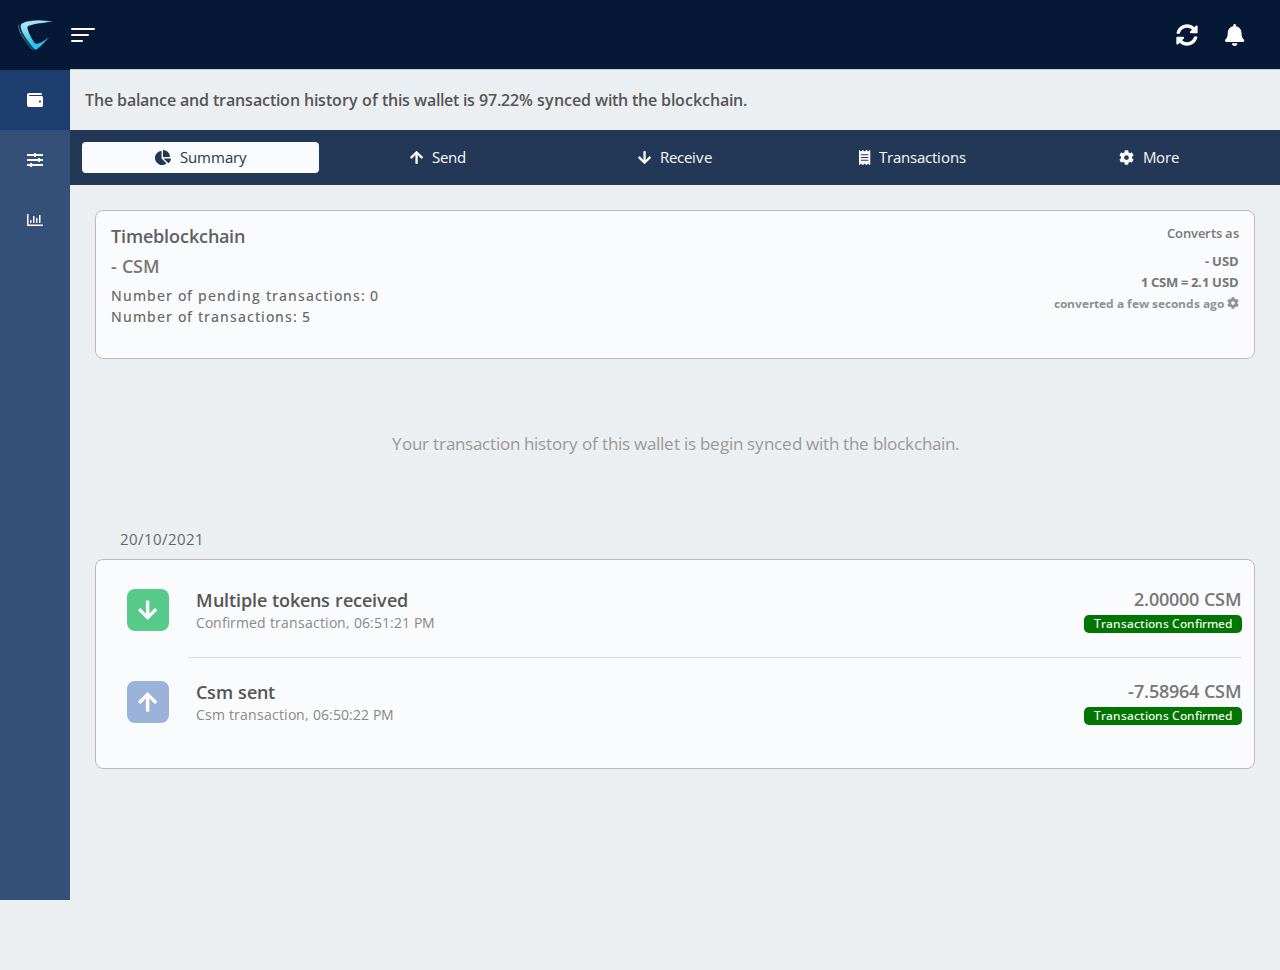
<file: index.html>
<!doctype html>
<html lang="en">

<head>
    <!-- Required meta tags -->
    <meta charset="utf-8">
    <meta name="viewport" content="width=device-width, initial-scale=1, shrink-to-fit=no">

    <link href="https://fonts.googleapis.com/css2?family=Open+Sans:wght@400;600;700&display=swap" rel="stylesheet">
    <!-- Bootstrap CSS -->
    <link rel="stylesheet" href="assets/css/bootstrap.min.css">

    <!-- fontawesome css -->
    <link rel="stylesheet" href="assets/css/all.css">

    <!-- custom css here -->
    <link rel="stylesheet" href="assets/css/style.css">

    <title>Caesium Lab Wallet</title>
</head>

<body class="sidebar-is-reduced">
    <header class="l-header">
        <div class="l-header__inner clearfix">
            <div class="c-header-icon js-hamburger">
                <div class="hamburger-toggle">
                    <span class="bar-top"></span>
                    <span class="bar-mid"></span>
                    <span class="bar-bot"></span>
                </div>
            </div>
            <div class="c-header-icon ms-auto">
                <ul class="list-inline mb-0">
                    <li class="list-inline-item">
                        <a href="javascript:;" class="right_menu_icon">
                            <i class="fas fa-sync-alt font_icon"></i>
                        </a>
                    </li>
                    <li class="list-inline-item">
                        <a href="javascript:;" class="right_menu_icon">
                            <i class="fa fa-bell font_icon"></i>
                        </a>
                    </li>
                </ul>
            </div>
        </div>
    </header>
    <div class="l-sidebar">
        <div class="logo">
            <div class="logo__txt">
                <img src="assets/images/logo.png" alt="" class="img-fluid">
                <h5 class="mb-0">Caesium Lab Wallet</h5>
            </div>
        </div>
        <div class="l-sidebar__content">
            <nav class="c-menu js-menu side_menu">
                <ul class="u-list">
                    <li class="c-menu__item is-active">
                        <a href="javascript:;" class="c-menu__item__inner">
                            <i class="fas fa-wallet font_icon"></i>
                        </a>
                    </li>
                    <li class="c-menu__item">
                        <a href="javascript:;" class="c-menu__item__inner">
                            <i class="fas fa-sliders-h font_icon"></i>
                        </a>
                    </li>
                    <li class="c-menu__item">
                        <a href="javascript:;" class="c-menu__item__inner">
                            <i class="far fa-chart-bar font_icon"></i>
                        </a>
                    </li>
                </ul>
                <ul class="u_leftlist list-unstyled">
                    <li class="c-menu__item">
                        <a href="javascript:;" class="c-menu__item__inner menu_text">
                            timeblockchain
                        </a>
                    </li>
                    <li class="c-menu__item">
                        <a href="javascript:;" class="c-menu__item__inner menu_text">
                            test1
                        </a>
                    </li>
                    <li class="bottom_add_wallet">
                        <a href="#addWalletModalToggle" data-bs-toggle="modal">
                            <i class="fas fa-plus font_icon"></i> Add Wallet</a>
                    </li>
                </ul>
            </nav>
        </div>
    </div>
</body>
<main class="l-main">
    <div class="content-wrapper content-wrapper--with-bg">
        <!-- main section content start here -->
        <div class="top_note">
            <p>The balance and transaction history of this wallet is 97.22% synced with the blockchain.</p>
        </div>
        <div class="tab_menu_section">
            <ul class="nav nav-pills mb-0 piils_menu nav-justified" id="pills-tab" role="tablist">
                <li class="nav-item" role="presentation">
                    <button class="nav-link active" id="pills-summary-tab" data-bs-toggle="pill" data-bs-target="#pills-summary" type="button" role="tab" aria-controls="pills-summary" aria-selected="true">
                        <i class="fas fa-chart-pie font_icon"></i>
                        Summary
                    </button>
                </li>
                <li class="nav-item" role="presentation">
                    <button class="nav-link" id="pills-send-tab" data-bs-toggle="pill" data-bs-target="#pills-send" type="button" role="tab" aria-controls="pills-send" aria-selected="false">
                        <i class="fas fa-arrow-up font_icon"></i>
                        Send
                    </button>
                </li>
                <li class="nav-item" role="presentation">
                    <button class="nav-link" id="pills-receive-tab" data-bs-toggle="pill" data-bs-target="#pills-receive" type="button" role="tab" aria-controls="pills-receive" aria-selected="false">
                        <i class="fas fa-arrow-down font_icon"></i>
                        Receive
                    </button>
                </li>
                <li class="nav-item" role="presentation">
                    <button class="nav-link" id="pills-transactions-tab" data-bs-toggle="pill" data-bs-target="#pills-transactions" type="button" role="tab" aria-controls="pills-transactions" aria-selected="false">
                        <i class="fas fa-receipt font_icon"></i>
                        Transactions
                    </button>
                </li>
                <li class="nav-item" role="presentation">
                    <button class="nav-link" id="pills-more-tab" data-bs-toggle="pill" data-bs-target="#pills-more" type="button" role="tab" aria-controls="pills-more" aria-selected="false">
                        <i class="fas fa-cog font_icon"></i>
                        More
                    </button>
                </li>
            </ul>

            <div class="tab-content" id="pills-tabContent">
                <div class="tab-pane fade show active" id="pills-summary" role="tabpanel" aria-labelledby="pills-summary-tab">
                    <div class="summary_section pills_tab_content">
                        <div class="blck_trans_box">
                            <div class="row">
                                <div class="col-md-6 col-sm-6 col-12">
                                    <ul class="list-unstyled blck_trans_left">
                                        <li>
                                            <h4>Timeblockchain</h4>
                                        </li>
                                        <li>
                                            <h5>- CSM</h5>
                                        </li>
                                        <li>
                                            <p>Number of pending transactions:</p>
                                            <span>0</span>
                                        </li>
                                        <li>
                                            <p>Number of transactions:</p>
                                            <span>5</span>
                                        </li>
                                    </ul>
                                </div>
                                <div class="col-md-6 col-sm-6 col-12">
                                    <ul class="list-unstyled blck_trans_right">
                                        <li>
                                            <h6>Converts as</h6>
                                        </li>
                                        <li>
                                            <p>- USD</p>
                                        </li>
                                        <li>
                                            <p>1 CSM = 2.1 USD</p>
                                        </li>
                                        <li>
                                            <b>converted a few seconds ago <i class="fas fa-cog font_icon"></i></b>
                                        </li>
                                    </ul>
                                </div>
                            </div>
                        </div>
                        <div class="loader_box">
                            <p>Your transaction history of this wallet is begin synced with the blockchain.</p>
                        </div>
                        <div class="csm_summy_databox">
                            <span class="csm_current_date">20/10/2021</span>
                            <div class="csm_data_box">
                                <ul class="list-inline">
                                    <li class="list-inline-item">
                                        <div class="csm_data_icon csm_send_data">
                                            <i class="fas fa-arrow-down font_icon"></i>
                                        </div>
                                    </li>
                                    <li class="list-inline-item">
                                        <div class="csm_data_name">
                                            <p>Multiple tokens received</p>
                                            <span>Confirmed transaction, 06:51:21 PM </span>
                                        </div>
                                    </li>
                                    <li class="list-inline-item">
                                        <div class="csm_data_value">
                                            <span>2.00000 CSM</span>
                                            <b class="csm_tran_status">
                                                Transactions Confirmed
                                            </b>
                                        </div>
                                    </li>
                                </ul>
                                <ul class="list-inline">
                                    <li class="list-inline-item">
                                        <div class="csm_data_icon csm_recive_data">
                                            <i class="fas fa-arrow-up font_icon"></i>
                                        </div>
                                    </li>
                                    <li class="list-inline-item">
                                        <div class="csm_data_name">
                                            <p>Csm sent</p>
                                            <span>Csm transaction, 06:50:22 PM </span>
                                        </div>
                                    </li>
                                    <li class="list-inline-item">
                                        <div class="csm_data_value">
                                            <span>-7.58964 CSM</span>
                                            <b class="csm_tran_status">
                                                Transactions Confirmed
                                            </b>
                                        </div>
                                    </li>
                                </ul>
                            </div>
                        </div>
                    </div>
                </div>
                <div class="tab-pane fade" id="pills-send" role="tabpanel" aria-labelledby="pills-send-tab">
                    <div class="send_section pills_tab_content">
                        <form>
                            <div class="mb-3">
                                <label for="exampleInputAddress" class="form-label">Receiver</label>
                                <input type="text" class="form-control" id="exampleInputAddress" placeholder="Wallet Address">
                            </div>
                            <div class="mb-3 amount_field">
                                <label for="exampleInputAmount" class="form-label">Amount</label>
                                <input type="number" class="form-control" id="exampleInputAmount" placeholder="0.0000">
                                <span>CSM</span>
                            </div>
                            <button type="submit" class="btn frm_send_btn">Next</button>
                        </form>
                    </div>
                </div>
                <div class="tab-pane fade" id="pills-receive" role="tabpanel" aria-labelledby="pills-receive-tab">
                    <div class="receive_section pills_tab_content">
                        <h2>Available wallet addresses</h2>
                        <h6>Share any of these wallet address to receive payments in csm or a native cardano token.</h6>
                        <p>Privacy warning: Please note that all of your receiving addresses include your stake key. When you share a receiving address, the recipient can search the blockchain using your stake key to locate all addresses associated with
                            your wallet, and also discover your wallet balance and transaction history.</p>
                        <hr>
                        <ul class="list-inline csm_table_head">
                            <li class="list-inline-item">
                                Receiving Addresses
                            </li>
                            <li class="list-inline-item ms-auto">
                                Show used
                                <label class="switch">
                                    <input type="checkbox">
                                    <span class="slider"></span>
                                </label>
                            </li>
                        </ul>
                        <ul class="list-unstyled table_receive_data">
                            <li>
                                <p>csm_1357435dashlkvsm13257sdfhkj13567sdfjk1357435dashlkvsm13257sdfhkj13567sdfjk</p>
                                <span><i class="fas fa-qrcode font_icon"></i>Share</span>
                            </li>
                            <li>
                                <p>csm_1357435dashlkvsm13257sdfhkj13567sdfjk1357435dashlkvsm13257sdfhkj13567sdfjk</p>
                                <span><i class="fas fa-qrcode font_icon"></i>Share</span>
                            </li>
                            <li>
                                <p>csm_1357435dashlkvsm13257sdfhkj13567sdfjk1357435dashlkvsm13257sdfhkj13567sdfjk</p>
                                <span><i class="fas fa-qrcode font_icon"></i>Share</span>
                            </li>
                        </ul>
                    </div>
                </div>
                <div class="tab-pane fade" id="pills-transactions" role="tabpanel" aria-labelledby="pills-transactions-tab">
                    <div class="transactions_section pills_tab_content">
                        <div class="trans_histy_data">
                            <ul class="list-inline">
                                <li class="list-inline-item">
                                    <h5>Transactions (<span>5</span>)</h5>
                                </li>
                                <li class="list-inline-item ms-auto">
                                    <button type="button" class="btn csv_export">Export CSV <i
                                            class="fas fa-download font_icon"></i></button>
                                    <button type="button" class="btn filter_btn">Filter <i
                                            class="fas fa-filter font_icon"></i></button>
                                </li>
                            </ul>
                        </div>
                        <div class="csm_summy_databox">
                            <span class="csm_current_date">20/10/2021</span>
                            <div class="csm_data_box">
                                <div class="accordion" id="accordionExample">
                                    <div class="accordion-item">
                                        <div class="accordion-header" id="headingOne">
                                            <ul class="list-inline" data-bs-toggle="collapse" data-bs-target="#collapseOne" aria-expanded="false" aria-controls="collapseOne">
                                                <li class="list-inline-item">
                                                    <div class="csm_data_icon csm_send_data">
                                                        <i class="fas fa-arrow-down font_icon"></i>
                                                    </div>
                                                </li>
                                                <li class="list-inline-item">
                                                    <div class="csm_data_name">
                                                        <p>Multiple tokens received</p>
                                                        <span>Confirmed transaction, 06:51:21 PM </span>
                                                    </div>
                                                </li>
                                                <li class="list-inline-item">
                                                    <div class="csm_data_value">
                                                        <span>2.00000 CSM</span>
                                                        <b class="csm_tran_status">
                                                            Transactions Confirmed
                                                        </b>
                                                    </div>
                                                </li>
                                            </ul>
                                        </div>
                                        <div id="collapseOne" class="accordion-collapse collapse" aria-labelledby="headingOne" data-bs-parent="#accordionExample">
                                            <div class="accordion-body trans_content_box">
                                                <div class="row">
                                                    <div class="col-lg-12 col-12">
                                                        <h5>From addresses</h5>
                                                    </div>
                                                    <div class="col-lg-12 col-12">
                                                        <p>Show address text 546587654512487654</p>
                                                    </div>
                                                </div>
                                                <div class="row">
                                                    <div class="col-lg-12 col-12">
                                                        <h5>To addresses</h5>
                                                    </div>
                                                    <div class="col-lg-12 col-12">
                                                        <p>Show address text 546587654512487654</p>
                                                    </div>
                                                </div>
                                                <div class="row">
                                                    <div class="col-lg-12 col-12">
                                                        <h5>Transaction ID</h5>
                                                    </div>
                                                    <div class="col-lg-12 col-12">
                                                        <p>Show address text 546587654512487654</p>
                                                    </div>
                                                </div>
                                                <div class="row">
                                                    <div class="col-lg-12 col-12">
                                                        <h5>Transaction metadata</h5>
                                                    </div>
                                                    <div class="col-lg-12 col-12">
                                                        <p>Show address text 546587654512487654</p>
                                                    </div>
                                                </div>
                                            </div>
                                        </div>
                                    </div>
                                    <div class="accordion-item">
                                        <div class="accordion-header" id="headingTwo">
                                            <ul class="list-inline" data-bs-toggle="collapse" data-bs-target="#collapseTwo" aria-expanded="false" aria-controls="collapseTwo">
                                                <li class="list-inline-item">
                                                    <div class="csm_data_icon csm_recive_data">
                                                        <i class="fas fa-arrow-up font_icon"></i>
                                                    </div>
                                                </li>
                                                <li class="list-inline-item">
                                                    <div class="csm_data_name">
                                                        <p>Csm sent</p>
                                                        <span>Csm transaction, 06:50:22 PM </span>
                                                    </div>
                                                </li>
                                                <li class="list-inline-item">
                                                    <div class="csm_data_value">
                                                        <span>-7.58964 CSM</span>
                                                        <b class="csm_tran_status">
                                                            Transactions Confirmed
                                                        </b>
                                                    </div>
                                                </li>
                                            </ul>
                                        </div>
                                        <div id="collapseTwo" class="accordion-collapse collapse" aria-labelledby="headingTwo" data-bs-parent="#accordionExample">
                                            <div class="accordion-body trans_content_box">
                                                <div class="row">
                                                    <div class="col-lg-12 col-12">
                                                        <h5>From addresses</h5>
                                                    </div>
                                                    <div class="col-lg-12 col-12">
                                                        <p>Show address text 546587654512487654</p>
                                                    </div>
                                                </div>
                                                <div class="row">
                                                    <div class="col-lg-12 col-12">
                                                        <h5>To addresses</h5>
                                                    </div>
                                                    <div class="col-lg-12 col-12">
                                                        <p>Show address text 546587654512487654</p>
                                                    </div>
                                                </div>
                                                <div class="row">
                                                    <div class="col-lg-12 col-12">
                                                        <h5>Transaction ID</h5>
                                                    </div>
                                                    <div class="col-lg-12 col-12">
                                                        <p>Show address text 546587654512487654</p>
                                                    </div>
                                                </div>
                                                <div class="row">
                                                    <div class="col-lg-12 col-12">
                                                        <h5>Transaction metadata</h5>
                                                    </div>
                                                    <div class="col-lg-12 col-12">
                                                        <p>Show address text 546587654512487654</p>
                                                    </div>
                                                </div>
                                            </div>
                                        </div>
                                    </div>
                                </div>
                            </div>
                        </div>
                    </div>
                </div>
                <div class="tab-pane fade" id="pills-more" role="tabpanel" aria-labelledby="pills-more-tab">
                    <div class="more_section pills_tab_content">
                        <div class="more_top_box">
                            <form>
                                <div class="mb-3">
                                    <label for="exampleInputName" class="form-label">Name</label>
                                    <div class="input-group mb-3 form_input_grp">
                                        <input type="text" class="form-control" id="exampleInputName">
                                    </div>
                                </div>
                                <div class="mb-3">
                                    <label for="exampleInputPassword" class="form-label">Password</label>
                                    <div class="input-group mb-3 form_input_grp">
                                        <input type="password" class="form-control" id="exampleInputPassword">
                                        <a href="javascript:;" class="pass_chng" data-bs-toggle="modal" data-bs-target="#change_password">Change</a>
                                    </div>
                                </div>
                            </form>
                            <h4>Do you have your wallet recovery phrase?</h4>
                            <p>Funds in this wallet can only be recovered using the correct wallet recovery phrase, which is a unique 12-word string you were shown and asked to write down when creating this wallet. You can re-enter your wallet recovery phrase
                                to verify that you have the correct recovery phrase for this wallet.
                            </p>
                            <div class="wlt_vrfy">
                                <i class="fas fa-check-circle font_icon"></i>
                                <p>We recommend that your verify your wallet recovery phrase in <b>5 months</b>.</p>
                                <button type="button" class="btn verify_wlt_btn">Verify wallet recovery phrase</button>
                            </div>
                        </div>
                        <div class="more_btm_box">
                            <div class="more_btm_lftbox">
                                <h5>Delete Wallet</h5>
                                <p>Once you delete this wallet it will be removed from tha CSM interface and you will lose access to any remaining funds in the wallet. The only way to regain access after deletion is by restoring it using your wallet recovery
                                    phrase.
                                </p>
                                <p>You may wish to verify your recovery phrase before deletion to ensure that you can restore this wallet in the future, if desired.</p>
                            </div>
                            <div class="more_btm_rgtbox">
                                <button type="button" class="btn dlt_wlt_btn">Delete wallet</button>
                            </div>
                        </div>
                    </div>
                </div>
            </div>
        </div>
        <!-- main section content close here -->
    </div>
</main>
<!-- partial -->



<!-- add wallet popup start here -->
<section class="addwallet_popup">
    <div class="modal fade" id="addWalletModalToggle" aria-hidden="true" aria-labelledby="addWalletModalToggleLabel" tabindex="-1">
        <div class="modal-dialog modal-dialog-centered modal-fullscreen">
            <div class="modal-content">
                <div class="modal-header">
                    <!-- <h5 class="modal-title" id="addWalletModalToggleLabel">Add Wallet</h5> -->
                    <button type="button" class="btn-close" data-bs-dismiss="modal" aria-label="Close"></button>
                </div>
                <div class="row justify-content-center">
                    <div class="col-lg-7 col-ms-7 col-sm-8 col-12">
                        <div class="row">
                            <div class="col-lg-6 col-ms-6 col-sm-6 col-12">
                                <a href="javascript:;" class="add_wlt_box">
                                    <i class="fas fa-plus font_icon"></i>
                                    <h4>Create</h4>
                                    <p>Create a new wallet</p>
                                </a>
                            </div>
                            <div class="col-lg-6 col-ms-6 col-sm-6 col-12">
                                <a href="javascript:;" class="add_wlt_box">
                                    <i class="fas fa-users font_icon"></i>
                                    <h4>Join</h4>
                                    <p>Create a new wallet</p>
                                </a>
                            </div>
                            <div class="col-lg-6 col-ms-6 col-sm-6 col-12">
                                <a href="javascript:;" class="add_wlt_box">
                                    <i class="fas fa-sync-alt font_icon"></i>
                                    <h4>Restore</h4>
                                    <p>Create a new wallet</p>
                                </a>
                            </div>
                            <div class="col-lg-6 col-ms-6 col-sm-6 col-12">
                                <a href="javascript:;" class="add_wlt_box">
                                    <i class="fas fa-cloud-download-alt font_icon"></i>
                                    <h4>Import</h4>
                                    <p>Create a new wallet</p>
                                </a>
                            </div>
                        </div>
                    </div>
                </div>
            </div>
        </div>
    </div>
</section>
<!-- add wallet popup start here -->

<!-- change password modal start here -->
<div class="changepass_modal">
    <!-- Modal -->
    <div class="modal fade" id="change_password" tabindex="-1" aria-labelledby="change_passwordLabel" aria-hidden="true">
        <div class="modal-dialog modal-dialog-centered">
            <div class="modal-content">
                <div class="modal-header">
                    <h5 class="modal-title" id="change_passwordLabel">Change Password</h5>
                    <button type="button" class="btn-close" data-bs-dismiss="modal" aria-label="Close"></button>
                </div>
                <div class="change_pass_form">
                    <form action="">
                        <div class="mb-3">
                            <label for="currentPassword" class="form-label">Current Password</label>
                            <input type="password" class="form-control" id="currentPassword" placeholder="Type Current Password">
                        </div>
                        <div class="mb-3">
                            <label for="newPassword" class="form-label">New Password</label>
                            <input type="password" class="form-control" id="newPassword" placeholder="Type New Password">
                        </div>
                        <div class="mb-3">
                            <label for="repeatPassword" class="form-label">Repeat Password</label>
                            <input type="password" class="form-control" id="repeatPassword" placeholder="Repeat New Password">
                        </div>
                        <p>The password needs to be <b>at least 10 characters</b> and <b>at most 255 characters</b> long.</p>
                        <button type="button" class="btn chng_pass_save">Save</button>
                    </form>
                </div>
            </div>
        </div>
    </div>
</div>

<!-- Optional JavaScript -->
<!-- jQuery first, then Popper.js, then Bootstrap JS -->
<script src="assets/js/jquery-3.2.1.slim.min.js"></script>
<script src="assets/js/bootstrap.bundle.min.js"></script>

<!-- database table js here -->

<!-- fontAwesome js -->
<script src="assets/js/all.js"></script>

<!-- Custom script js -->
<script src="assets/js/script.js"></script>
</body>

</html>
</file>
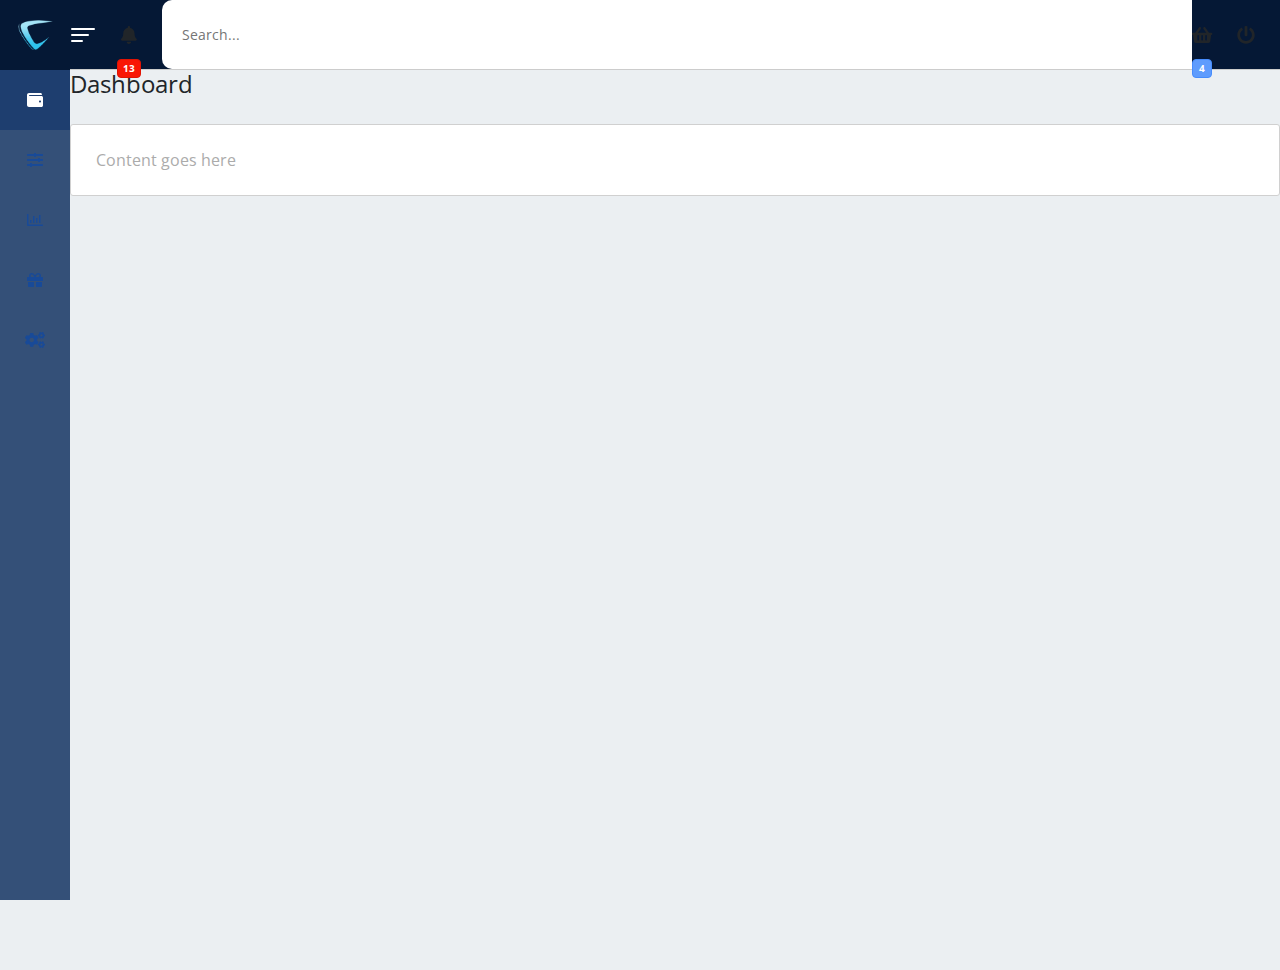
<file: index-old.html>
<!doctype html>
<html lang="en">

<head>
    <!-- Required meta tags -->
    <meta charset="utf-8">
    <meta name="viewport" content="width=device-width, initial-scale=1, shrink-to-fit=no">

    <link href="https://fonts.googleapis.com/css2?family=Open+Sans:wght@400;600;700&display=swap" rel="stylesheet">
    <!-- Bootstrap CSS -->
    <link rel="stylesheet" href="assets/css/bootstrap.min.css">
    <!-- fontawesome css -->
    <link rel="stylesheet" href="assets/css/all.css">
    <!-- custom style css -->
    <link rel="stylesheet" href="assets/css/style.css">
    <title>Caesium Cardano</title>
</head>

<body class="sidebar-is-reduced">
    <header class="l-header">
        <div class="l-header__inner clearfix">
            <div class="c-header-icon js-hamburger">
                <div class="hamburger-toggle"><span class="bar-top"></span><span class="bar-mid"></span><span class="bar-bot"></span></div>
            </div>
            <div class="c-header-icon has-dropdown"><span class="c-badge c-badge--red c-badge--header-icon animated swing">13</span><i class="fa fa-bell"></i>
                <div class="c-dropdown c-dropdown--notifications">
                    <div class="c-dropdown__header"></div>
                    <div class="c-dropdown__content"></div>
                </div>
            </div>
            <div class="c-search">
                <input class="c-search__input u-input" placeholder="Search..." type="text" />
            </div>
            <div class="header-icons-group">
                <div class="c-header-icon basket"><span class="c-badge c-badge--blue c-badge--header-icon animated swing">4</span><i class="fa fa-shopping-basket"></i></div>
                <div class="c-header-icon logout"><i class="fa fa-power-off"></i></div>
            </div>
        </div>
    </header>
    <div class="l-sidebar">
        <div class="logo">
            <div class="logo__txt">
                <img src="assets/images/logo.png" alt="" class="img-fluid">
                <h5 class="mb-0">Time Blockchain</h5>
            </div>
        </div>
        <div class="l-sidebar__content">
            <nav class="c-menu js-menu">
                <ul class="u-list">
                    <li class="c-menu__item is-active" data-toggle="tooltip" title="Flights">
                        <div class="c-menu__item__inner">
                            <i class="fas fa-wallet"></i>
                            <!-- <div class="c-menu-item__title"><span>Flights</span></div> -->
                        </div>
                    </li>
                    <li class="c-menu__item has-submenu" data-toggle="tooltip" title="Modules">
                        <div class="c-menu__item__inner">
                            <i class="fas fa-sliders-h"></i>
                            <div class="c-menu-item__title"><span>Modules</span></div>
                            <div class="c-menu-item__expand js-expand-submenu"><i class="fa fa-angle-down"></i></div>
                        </div>
                        <ul class="c-menu__submenu u-list">
                            <li>Payments</li>
                            <li>Maps</li>
                            <li>Notifications</li>
                        </ul>
                    </li>
                    <li class="c-menu__item has-submenu" data-toggle="tooltip" title="Statistics">
                        <div class="c-menu__item__inner"><i class="far fa-chart-bar"></i>
                            <div class="c-menu-item__title"><span>Statistics</span></div>
                        </div>
                    </li>
                    <li class="c-menu__item has-submenu" data-toggle="tooltip" title="Gifts">
                        <div class="c-menu__item__inner"><i class="fa fa-gift"></i>
                            <div class="c-menu-item__title"><span>Gifts</span></div>
                        </div>
                    </li>
                    <li class="c-menu__item has-submenu" data-toggle="tooltip" title="Settings">
                        <div class="c-menu__item__inner"><i class="fa fa-cogs"></i>
                            <div class="c-menu-item__title"><span>Settings</span></div>
                        </div>
                    </li>
                </ul>
            </nav>
        </div>
    </div>
</body>
<main class="l-main">
    <div class="content-wrapper content-wrapper--with-bg">
        <h1 class="page-title">Dashboard</h1>
        <div class="page-content">Content goes here</div>
    </div>
</main>
<!-- partial -->

<!-- Optional JavaScript -->
<!-- jQuery first, then Popper.js, then Bootstrap JS -->
<script src="assets/js/jquery-3.2.1.slim.min.js"></script>
<script src="assets/js/bootstrap.bundle.min.js"></script>
<!-- fontAwesome js -->
<script src="assets/js/all.js"></script>
<!-- Custom script js -->
<script src="assets/js/script.js"></script>
</body>

</html>
</file>
<file: assets/css/style.css>
body {
    margin: 0;
    padding: 0;
    font-size: 16px;
    line-height: 20px;
    font-family: 'Open Sans', sans-serif;
}

* {
    margin: 0;
    padding: 0;
}

p {
    color: #555;
}

h1 {
    font-size: 24px;
}

h2 {
    font-size: 20px;
}

h3 {
    font-size: 18px;
}

.u-list {
    margin: 0;
    padding: 0;
    list-style: none;
}

.u-input {
    outline: 0;
    border: 1px solid #d0d0d0;
    padding: 5px 10px;
    height: 35px;
    font-size: 12px;
    -webkit-border-radius: 10px;
    border-radius: 10px;
    background-clip: padding-box;
}

.c-badge {
    font-size: 10px;
    font-weight: 700;
    min-width: 20px;
    padding: 5px;
    border-radius: 4px;
    display: block;
    line-height: 0.7;
    color: #fff;
    text-align: center;
    white-space: nowrap;
    background-color: #102c58;
    border: 1px solid #0c2142;
}

.c-badge--red {
    background-color: #f91605;
    border: 1px solid #e01404;
}

.c-badge--blue {
    background-color: #5f9cfd;
    border: 1px solid #468cfd;
}

.c-badge--header-icon {
    position: absolute;
    bottom: -9px;
}

.tooltip {
    width: 120px;
}

.tooltip-inner {
    padding: 8px 10px;
    color: #fff;
    text-align: center;
    background-color: #051835;
    font-size: 12px;
    border-radius: 3px;
}

.tooltip-arrow {
    border-right-color: #051835 !important;
}

.hamburger-toggle {
    position: relative;
    padding: 0;
    background: transparent;
    border: 1px solid transparent;
    cursor: pointer;
    order: 1;
}

.hamburger-toggle [class*='bar-'] {
    display: block;
    background: #fff;
    -webkit-transform: rotate(0deg);
    transform: rotate(0deg);
    -webkit-transition: .2s ease all;
    transition: .2s ease all;
    border-radius: 2px;
    height: 2px;
    width: 24px;
    margin-bottom: 4px;
}

.hamburger-toggle [class*='bar-']:nth-child(2) {
    width: 18px;
}

.hamburger-toggle [class*='bar-']:last-child {
    margin-bottom: 0;
    width: 12px;
}

.hamburger-toggle.is-opened {
    left: 3px;
}

.hamburger-toggle.is-opened [class*='bar-'] {
    background: #fff;
}

.hamburger-toggle.is-opened .bar-top {
    -webkit-transform: rotate(45deg);
    transform: rotate(45deg);
    -webkit-transform-origin: 15% 15%;
    transform-origin: 15% 15%;
}

.hamburger-toggle.is-opened .bar-mid {
    opacity: 0;
}

.hamburger-toggle.is-opened .bar-bot {
    -webkit-transform: rotate(45deg);
    transform: rotate(-45deg);
    -webkit-transform-origin: 15% 95%;
    transform-origin: 15% 95%;
    width: 24px;
}

.hamburger-toggle:focus {
    outline-width: 0;
}

.header-icons-group {
    display: flex;
    order: 3;
    margin-left: auto;
    height: 100%;
}

.header-icons-group .c-header-icon:last-child {
    border-right: 0;
}

.c-header-icon {
    position: relative;
    display: flex;
    flex-shrink: 0;
    float: left;
    height: 100%;
    align-items: center;
    justify-content: center;
    line-height: 1;
    cursor: pointer;
    margin-right: 25px;
}

.c-header-icon svg {
    font-size: 18px;
    line-height: 40px;
}

.c-header-icon--in-circle {
    border: 1px solid #d0d0d0;
    border-radius: 100%;
}

.l-header {
    padding-left: 70px;
    position: fixed;
    top: 0;
    right: 0;
    z-index: 10;
    width: 100%;
    background: #051835;
    -webkit-transition: padding 0.5s ease-in-out;
    -moz-transition: padding 0.5s ease-in-out;
    -ms-transition: padding 0.5s ease-in-out;
    -o-transition: padding 0.5s ease-in-out;
    transition: padding 0.5s ease-in-out;
}

.l-header__inner {
    height: 100%;
    width: 100%;
    display: flex;
    height: 70px;
    align-items: center;
    justify-content: stretch;
    border-bottom: 1px solid;
    border-color: #cccccc;
}

.sidebar-is-expanded .l-header {
    padding-left: 250px;
}

.c-search {
    display: flex;
    flex-grow: 1;
    height: 100%;
}

.c-search__input {
    border-top-right-radius: 0px;
    border-bottom-right-radius: 0px;
    border-right: 0;
    width: 100%;
    height: 100%;
    border: 0;
    font-size: 14px;
    padding: 0 20px;
    -webkit-transition: all 0.3s ease-in-out;
    -moz-transition: all 0.3s ease-in-out;
    -ms-transition: all 0.3s ease-in-out;
    -o-transition: all 0.3s ease-in-out;
    transition: all 0.3s ease-in-out;
}

.c-dropdown {
    opacity: 0;
    text-align: left;
    position: absolute;
    flex-direction: column;
    display: none;
    width: 300px;
    top: 30px;
    right: -40px;
    background-color: #fff;
    overflow: hidden;
    min-height: 300px;
    border: 1px solid #d0d0d0;
    -webkit-border-radius: 10px;
    border-radius: 10px;
    background-clip: padding-box;
    -webkit-box-shadow: 0px 5px 14px -1px #cecece;
    -moz-box-shadow: 0px 5px 14px -1px #cecece;
    box-shadow: 0px 5px 14px -1px #cecece;
    -webkit-transition: all 0.3s ease-in-out;
    -moz-transition: all 0.3s ease-in-out;
    -ms-transition: all 0.3s ease-in-out;
    -o-transition: all 0.3s ease-in-out;
    transition: all 0.3s ease-in-out;
}

.l-sidebar {
    width: 70px;
    /* position: absolute; */
    position: fixed;
    z-index: 10;
    left: 0;
    top: 0;
    bottom: 0;
    background: #345078;
    -webkit-transition: width 0.5s ease-in-out;
    -moz-transition: width 0.5s ease-in-out;
    -ms-transition: width 0.5s ease-in-out;
    -o-transition: width 0.5s ease-in-out;
    transition: width 0.5s ease-in-out;
}

.l-sidebar .logo {
    width: 100%;
    height: 70px;
    display: flex;
    align-items: center;
    justify-content: center;
    background-color: #051835;
    /* background-color: #fff; */
}

.l-sidebar .logo .logo__txt {
    font-size: 26px;
    line-height: 1;
    color: #2dbfea;
    text-align: center;
    font-weight: 700;
    display: flex;
    align-items: center;
}

.logo__txt h5 {
    font-size: 18px;
    margin-left: 15px;
    transition: .5s all ease;
    font-weight: 600;
}

.sidebar-is-reduced .logo__txt img {
    width: 35px;
}

.sidebar-is-reduced .logo__txt h5 {
    display: none;
    transition: .5s all ease;
}

.sidebar-is-expanded .logo__txt img {
    width: 35px;
}

.sidebar-is-expanded .logo__txt {
    transition: .5s all ease;
}

.sidebar-is-expanded .logo__txt h5 {
    display: block;
    transition: .5s all ease;
}

.l-sidebar__content {
    height: 100%;
    position: relative;
}

.sidebar-is-expanded .l-sidebar {
    width: 250px;
}

.c-menu>ul {
    display: flex;
    flex-direction: column;
}

.c-menu>ul .c-menu__item {
    color: #184a98;
    max-width: 100%;
    overflow: hidden;
}

.c-menu>ul .c-menu__item__inner {
    display: flex;
    flex-direction: row;
    align-items: center;
    min-height: 60px;
    width: 100%;
    position: relative;
    cursor: pointer;
    -webkit-transition: background-color 0.5s ease-in-out;
    -moz-transition: background-color 0.5s ease-in-out;
    -ms-transition: background-color 0.5s ease-in-out;
    -o-transition: background-color 0.5s ease-in-out;
    transition: background-color 0.5s ease-in-out;
}

.c-menu>ul .c-menu__item.is-active {
    color: #fff;
}

.c-menu>ul .c-menu__item.is-active .c-menu__item__inner {
    border-left-color: #fff;
    background-color: #1e3e6f;
}

.c-menu>ul .c-menu__item.is-active .c-menu__item__inner svg {
    color: #fff;
}

.c-menu>ul .c-menu__item.is-active .c-menu__item__inner .c-menu-item__title span {
    color: #fff;
}


/* .c-menu>ul .c-menu__item.is-active .c-menu__item__inner:before {
height: 36px;
opacity: 1;
} */

.c-menu>ul .c-menu__item:not(.is-active):hover {
    color: #fff;
}

.c-menu>ul .c-menu__item:not(.is-active):hover .c-menu__item__inner {
    background-color: #1a2a42;
    border-left-color: #1a2a42;
}

.c-menu>ul .c-menu__item svg {
    flex: 0 0 70px;
    font-size: 16px;
    font-weight: normal;
    text-align: center;
    -webkit-transition: all 0.5s ease-in-out;
    -moz-transition: all 0.5s ease-in-out;
    -ms-transition: all 0.5s ease-in-out;
    -o-transition: all 0.5s ease-in-out;
    transition: all 0.5s ease-in-out;
}

.c-menu>ul .c-menu__item .c-menu-item__expand {
    position: relative;
    left: 100px;
    padding-right: 20px;
    color: #fff;
    margin-left: auto;
    -webkit-transition: left 1s ease-in-out;
    -moz-transition: left 1s ease-in-out;
    -ms-transition: left 1s ease-in-out;
    -o-transition: left 1s ease-in-out;
    transition: left 1s ease-in-out;
}

.sidebar-is-expanded .c-menu>ul .c-menu__item .c-menu-item__expand {
    left: 0px;
}

.c-menu>ul .c-menu__item .c-menu-item__title {
    flex-basis: 100%;
    padding-right: 10px;
    position: relative;
    color: #fff;
    left: 220px;
    opacity: 0;
    -webkit-transition: all 0.7s ease-in-out;
    -moz-transition: all 0.7s ease-in-out;
    -ms-transition: all 0.7s ease-in-out;
    -o-transition: all 0.7s ease-in-out;
    transition: all 0.7s ease-in-out;
}

.c-menu>ul .c-menu__item .c-menu-item__title span {
    font-weight: 400;
    font-size: 14px;
    white-space: nowrap;
    overflow: hidden;
    text-overflow: ellipsis;
    -webkit-transition: left 0.5s ease-in-out;
    -moz-transition: left 0.5s ease-in-out;
    -ms-transition: left 0.5s ease-in-out;
    -o-transition: left 0.5s ease-in-out;
    transition: left 0.5s ease-in-out;
}

.sidebar-is-expanded .c-menu>ul .c-menu__item .c-menu-item__title {
    left: 0px;
    opacity: 1;
}

.c-menu>ul .c-menu__item .c-menu__submenu {
    background-color: #051835;
    padding: 15px;
    font-size: 12px;
    display: none;
}

.c-menu>ul .c-menu__item .c-menu__submenu li {
    padding-bottom: 15px;
    margin-bottom: 15px;
    border-bottom: 1px solid;
    border-color: #072048;
    color: #5f9cfd;
}

.c-menu>ul .c-menu__item .c-menu__submenu li:last-child {
    margin: 0;
    padding: 0;
    border: 0;
}

main.l-main {
    background-color: #ebeff2;
    width: 100%;
    height: 100%;
    padding: 70px 0 0 70px;
    -webkit-transition: padding 0.5s ease-in-out;
    -moz-transition: padding 0.5s ease-in-out;
    -ms-transition: padding 0.5s ease-in-out;
    -o-transition: padding 0.5s ease-in-out;
    transition: padding 0.5s ease-in-out;
}

main.l-main .content-wrapper {
    /* padding: 25px; */
    min-height: 100vh;
    height: 100%;
    overflow: auto;
}

main.l-main .content-wrapper .page-content {
    border-top: 1px solid #d0d0d0;
    padding-top: 25px;
    color: #ababab;
}

main.l-main .content-wrapper--with-bg .page-content {
    background: #fff;
    border-radius: 3px;
    border: 1px solid #d0d0d0;
    padding: 25px;
}

main.l-main .page-title {
    font-weight: 400;
    margin-top: 0;
    margin-bottom: 25px;
}

.sidebar-is-expanded main.l-main {
    padding-left: 250px;
}

.sidebar-is-reduced .l-sidebar {
    overflow: hidden;
}

.sidebar-is-expanded .side_menu {
    display: flex;
    width: 100%;
}

.side_menu ul {
    height: 100%;
    display: flex;
    min-height: 100vh;
}

.side_menu ul:first-child {
    width: 70px;
}

.side_menu ul:last-child {
    width: calc(100% - 70px);
    background-color: #233856;
    padding: 0;
    height: 100%;
}

.u_leftlist .c-menu__item.is-active .c-menu__item__inner {
    border-left-color: #fff;
    background-color: #1a2a41;
}

.u_leftlist {
    position: relative;
}

.bottom_add_wallet {
    position: absolute;
    left: 0;
    top: 81%;
    width: 100%;
    text-align: center;
    font-size: 18px;
    height: 55px;
    display: flex;
    justify-content: center;
    align-items: center;
}

.bottom_add_wallet a {
    display: flex;
    width: 100%;
    height: 100%;
    text-decoration: none;
    background: #051835;
    color: #fff !important;
    justify-content: center;
    align-items: center;
}

.bottom_add_wallet a .font_icon {
    margin-right: 5px;
}

.menu_text {
    padding-left: 12px;
    color: #fff;
    text-decoration: none;
    font-size: 15px;
    text-transform: capitalize;
}

.c-menu__item__inner .font_icon {
    color: #fff;
}

.menu_text:hover {
    background-color: #1a2a42;
    color: #fff;
}

.c-header-icon ul {
    display: flex;
}

.right_menu_icon {
    width: 40px;
    height: 40px;
    display: flex;
    justify-content: center;
    align-items: center;
    /* border-radius: 50%; */
    /* background: #051835; */
    color: #fff !important;
}

.right_menu_icon .font_icon {
    font-size: 22px;
}

.top_note {
    width: 100%;
    display: flex;
    min-height: 60px;
    align-items: center;
    padding: 15px;
}

.top_note p {
    margin-bottom: 0;
    font-size: 16px;
    font-weight: 600;
    color: #555;
}

.piils_menu {
    background: #233856;
    padding: 12px;
}

.piils_menu .nav-link {
    color: #fafbfc;
    padding: 8px 15px;
    font-size: 15px;
    line-height: 15px;
}

.piils_menu .font_icon {
    margin-right: 5px;
}

.piils_menu .nav-link.active {
    color: #233856;
    background-color: #fafbfc;
}

.tab_menu_section .tab-content {
    padding: 25px;
}

.blck_trans_box {
    display: inline-block;
    width: 100%;
    background: #fafbfc;
    padding: 15px;
    border: 1px solid #bfb9b9;
    border-radius: 8px;
}

.blck_trans_box h4 {
    color: #5e6066;
    font-size: 18px;
    font-weight: 600;
}

.blck_trans_box p {
    margin-bottom: 0;
    display: inline-block;
    width: auto;
}

.blck_trans_left h5 {
    font-size: 18px;
    font-weight: 600;
    color: #777;
}

.blck_trans_left p {
    font-size: 15px;
    color: #666;
    letter-spacing: 1px;
}

.blck_trans_left p,
.blck_trans_left span {
    font-size: 14px;
    color: #666;
    letter-spacing: 1px;
    font-weight: 500;
}

.blck_trans_right {
    text-align: right;
}

.blck_trans_right h6 {
    font-size: 13px;
    color: #777;
    font-weight: 600;
}

.blck_trans_right p {
    font-size: 13px;
    color: #777;
    font-weight: bold;
}

.blck_trans_right b {
    font-size: 12px;
    color: #777;
    font-weight: bold;
    opacity: .8;
}

.loader_box {
    display: flex;
    width: 100%;
    min-height: 120px;
    justify-content: center;
    align-items: center;
    margin: 25px auto;
}

.loader_box p {
    margin-bottom: 0;
    color: #999;
    font-size: 17px;
}

.csm_summy_databox {
    display: inline-block;
    width: 100%;
}

.csm_current_date {
    color: #666;
    font-size: 15px;
    margin-left: 25px;
}

.csm_data_box {
    background: #fafbfc;
    padding: 12px;
    border: 1px solid #bfb9b9;
    border-radius: 8px;
    margin-top: 10px;
}

.csm_data_box ul {
    display: flex;
    align-items: center;
    width: 100%;
    position: relative;
    padding: 15px 0;
}

.csm_data_box ul::after {
    content: '';
    position: absolute;
    right: 0;
    bottom: -10px;
    width: calc(100% - 80px);
    height: 1px;
    background: #ddd;
}

.csm_data_box ul:last-child:after {
    display: none;
}

.csm_data_box ul li:first-child {
    width: 80px;
}

.csm_data_box ul li:last-child {
    width: 200px;
    margin-left: auto;
}

.csm_data_value {
    text-align: right;
    width: 100%;
}

.csm_data_value span {
    width: 100%;
    display: inline-block;
}

.csm_data_value .csm_tran_status {
    display: inline-block;
    font-size: 12px;
    line-height: 14px;
    background-color: #007600;
    color: #fff;
    width: auto;
    padding: 2px 10px;
    border-radius: 5px;
    font-weight: 500;
}

.csm_data_value span {
    width: 100%;
    display: inline-block;
    font-size: 18px;
    font-weight: 600;
    line-height: 25px;
    color: #777;
}

.csm_data_name p {
    margin-bottom: 0;
    font-size: 18px;
    font-weight: 600;
    color: #555;
    line-height: 24px;
}

.csm_data_name span {
    margin-bottom: 0;
    font-size: 14px;
    font-weight: 400;
    color: #888;
}

.csm_data_icon {
    background: #2bb3dc;
    width: 42px;
    height: 42px;
    font-size: 22px;
    margin: auto;
    color: #fff;
    display: flex;
    justify-content: center;
    align-items: center;
    border-radius: 8px;
}

.csm_send_data {
    background: #56cb89;
}

.csm_recive_data {
    background: #9bb3db;
}

.send_section form {
    display: inline-block;
    width: 100%;
    padding: 15px;
    background: #fafbfc;
    border: 1px solid #bfb9b9;
    border-radius: 8px;
}

.send_section .frm_send_btn {
    display: block;
    padding: 5px 45px;
    background: #233856;
    color: #fff;
    border: 1px solid #233856;
    border-radius: 8px;
    font-size: 15px;
    margin: 25px auto;
}

input[type=number]::-webkit-inner-spin-button,
input[type=number]::-webkit-outer-spin-button {
    -webkit-appearance: none;
    -moz-appearance: none;
    appearance: none;
    margin: 0;
}

.amount_field {
    position: relative;
}

.amount_field span {
    position: absolute;
    right: 15px;
    font-size: 14px;
    bottom: 9px;
    font-weight: bold;
    color: #999;
}

.receive_section {
    display: inline-block;
    width: 100%;
    padding: 15px;
    background: #fafbfc;
    border: 1px solid #bfb9b9;
    border-radius: 8px;
}

.receive_section h2 {
    font-size: 22px;
    font-weight: 600;
    color: #555;
    line-height: 28px;
    margin-bottom: 15px;
    display: inline-block;
    width: 100%;
}

.receive_section h6 {
    font-size: 18px;
    font-weight: 600;
    color: #777;
    line-height: 28px;
    margin-bottom: 15px;
    display: inline-block;
    width: 100%;
}

.receive_section p {
    font-size: 15px;
    font-weight: 500;
    color: #555;
    line-height: 28px;
    margin-bottom: 15px;
    display: inline-block;
    width: 100%;
}

.csm_table_head {
    display: flex;
    width: 100%;
    margin-top: 25px;
}

.switch {
    position: relative;
    display: inline-block;
    width: 50px;
    height: 20px;
}

.switch input {
    opacity: 0;
    width: 0;
    height: 0;
}

.slider {
    position: absolute;
    cursor: pointer;
    top: 0;
    left: 0;
    right: 0;
    bottom: 0;
    background-color: #ccc;
    -webkit-transition: .4s;
    transition: .4s;
}

.slider:before {
    position: absolute;
    content: "";
    height: 14px;
    width: 18px;
    left: 3px;
    bottom: 3px;
    background-color: white;
    -webkit-transition: .4s;
    transition: .4s;
}

input:checked+.slider {
    background-color: #051835;
}

input:focus+.slider {
    box-shadow: 0 0 1px #051835;
}

input:checked+.slider:before {
    -webkit-transform: translateX(26px);
    -ms-transform: translateX(26px);
    transform: translateX(26px);
}

.table_receive_data li {
    display: flex;
    position: relative;
    margin: 10px auto;
}

.table_receive_data li::before {
    content: '';
    position: absolute;
    bottom: -5px;
    left: 0;
    height: 1px;
    width: 100%;
    background-color: #ddd;
}

.table_receive_data li:last-child:before {
    display: none;
}

.table_receive_data li p {
    margin-bottom: 0;
    color: #666;
    font-size: 15px;
}

.table_receive_data li span {
    width: 100px;
    text-align: right;
    color: #666;
    font-size: 15px;
}

.table_receive_data li span .font_icon {
    margin-right: 8px;
}

.transactions_section {
    display: inline-block;
    width: 100%;
    padding: 15px;
}

.transactions_section .accordion-item {
    border: none;
    position: relative;
}

.transactions_section .accordion-item:not(:last-child):after {
    content: '';
    position: absolute;
    right: 0;
    bottom: -10px;
    width: calc(100% - 80px);
    height: 1px;
    background: #ddd;
}

.trans_histy_data ul {
    display: flex;
}

.trans_histy_data ul h5 {}

.trans_content_box .row {
    margin-bottom: 15px;
}

.trans_content_box h5 {
    font-size: 16px;
    font-weight: 600;
    color: #555;
}

.trans_content_box p {
    font-size: 14px;
    font-weight: 600;
    color: #777;
}

.csv_export {
    background-color: #c9cfd4;
    font-size: 14px;
    color: #223a5a;
    padding: 5px 18px;
    line-height: 16px;
}

.filter_btn {
    background-color: #223a5a;
    font-size: 14px;
    color: #fff;
    padding: 5px 18px;
    line-height: 16px;
}

.add_wlt_box {
    display: flex;
    flex-flow: column;
    justify-content: center;
    align-items: center;
    padding: 40px 25px;
    margin: 15px auto;
    background: #fff;
    color: #555 !important;
    text-decoration: none;
    border: 1px solid #ddd;
    border-radius: 7px;
    transition: .5s all ease;
}

.add_wlt_box:hover {
    box-shadow: 0 0 10px 0 rgba(0, 0, 0, .2);
    transition: .5s all ease;
}

.add_wlt_box .font_icon {
    font-size: 50px;
    margin-bottom: 15px;
}

.add_wlt_box h4 {
    font-size: 20px;
    font-weight: 600;
}

.add_wlt_box p {
    font-size: 16px;
    font-weight: 400;
    color: #999;
}

.addwallet_popup .modal-header {
    border: none;
}

.addwallet_popup .modal-content {
    background: #ebeff2;
}

.more_top_box {
    display: inline-block;
    width: 100%;
    padding: 15px;
    background: #fafbfc;
    border: 1px solid #bfb9b9;
    border-radius: 8px;
    margin-bottom: 15px;
}

.more_btm_box {
    display: inline-block;
    width: 100%;
    padding: 15px;
    background: #fafbfc;
    border: 1px solid #bfb9b9;
    border-radius: 8px;
    margin-top: 15px;
}

.more_top_box .form-label {
    font-weight: 600;
    font-size: 15px;
    color: #555;
}

.more_top_box .form-control:focus {
    color: #212529;
    background-color: #fff;
    border-color: transparent;
    outline: 0;
    box-shadow: none;
}

.form_input_grp input {
    border: none;
}

.form_input_grp {
    border: 1px solid #ddd;
    align-items: center;
}

.pass_chng {
    font-size: 14px !important;
    color: #888 !important;
    text-decoration: none;
    padding: 12px;
}

.more_top_box h4 {
    font-size: 16px;
    color: #555;
    font-weight: bold;
}

.more_top_box p {
    font-size: 15px;
    color: #777;
}

.wlt_vrfy {
    display: flex;
    align-items: center;
    padding: 8px;
    background: #ebeff2;
    border: 1px solid #ddd;
}

.wlt_vrfy .font_icon {
    color: #4caf50;
    font-size: 20px;
    margin-right: 10px;
}

.wlt_vrfy p {
    color: #555;
    font-size: 15px;
    margin-bottom: 0;
}

.verify_wlt_btn {
    margin-left: auto;
    background: #ddd;
    font-size: 13px;
    padding: 5px 15px;
}

.more_btm_box {
    display: flex;
    align-items: center;
}

.more_btm_lftbox {
    width: calc(100% - 250px);
}

.more_btm_lftbox h5 {
    color: #555;
    font-size: 16px;
    font-weight: bold;
}

.more_btm_lftbox p {
    color: #777;
    font-size: 14px;
}

.more_btm_rgtbox {
    width: 250px;
}

.dlt_wlt_btn {
    margin-left: auto;
    display: block;
    font-size: 14px;
    background: #e8ecef;
    color: #f44336;
    padding: 5px 15px;
}

.change_pass_form {
    padding: 15px 25px;
}

.change_pass_form label {
    font-size: 15px;
    font-weight: 600;
    color: #555;
}

.change_pass_form input {
    font-size: 13px;
    font-weight: 500;
    color: #777;
}

.change_pass_form p {
    font-size: 13px;
    font-weight: 500;
    color: #888;
}

.chng_pass_save {
    display: block;
    margin: 15px auto;
    padding: 5px 25px;
    font-size: 15px;
    font-weight: 600;
    background: #ebeff2;
    color: #555;
}
</file>
